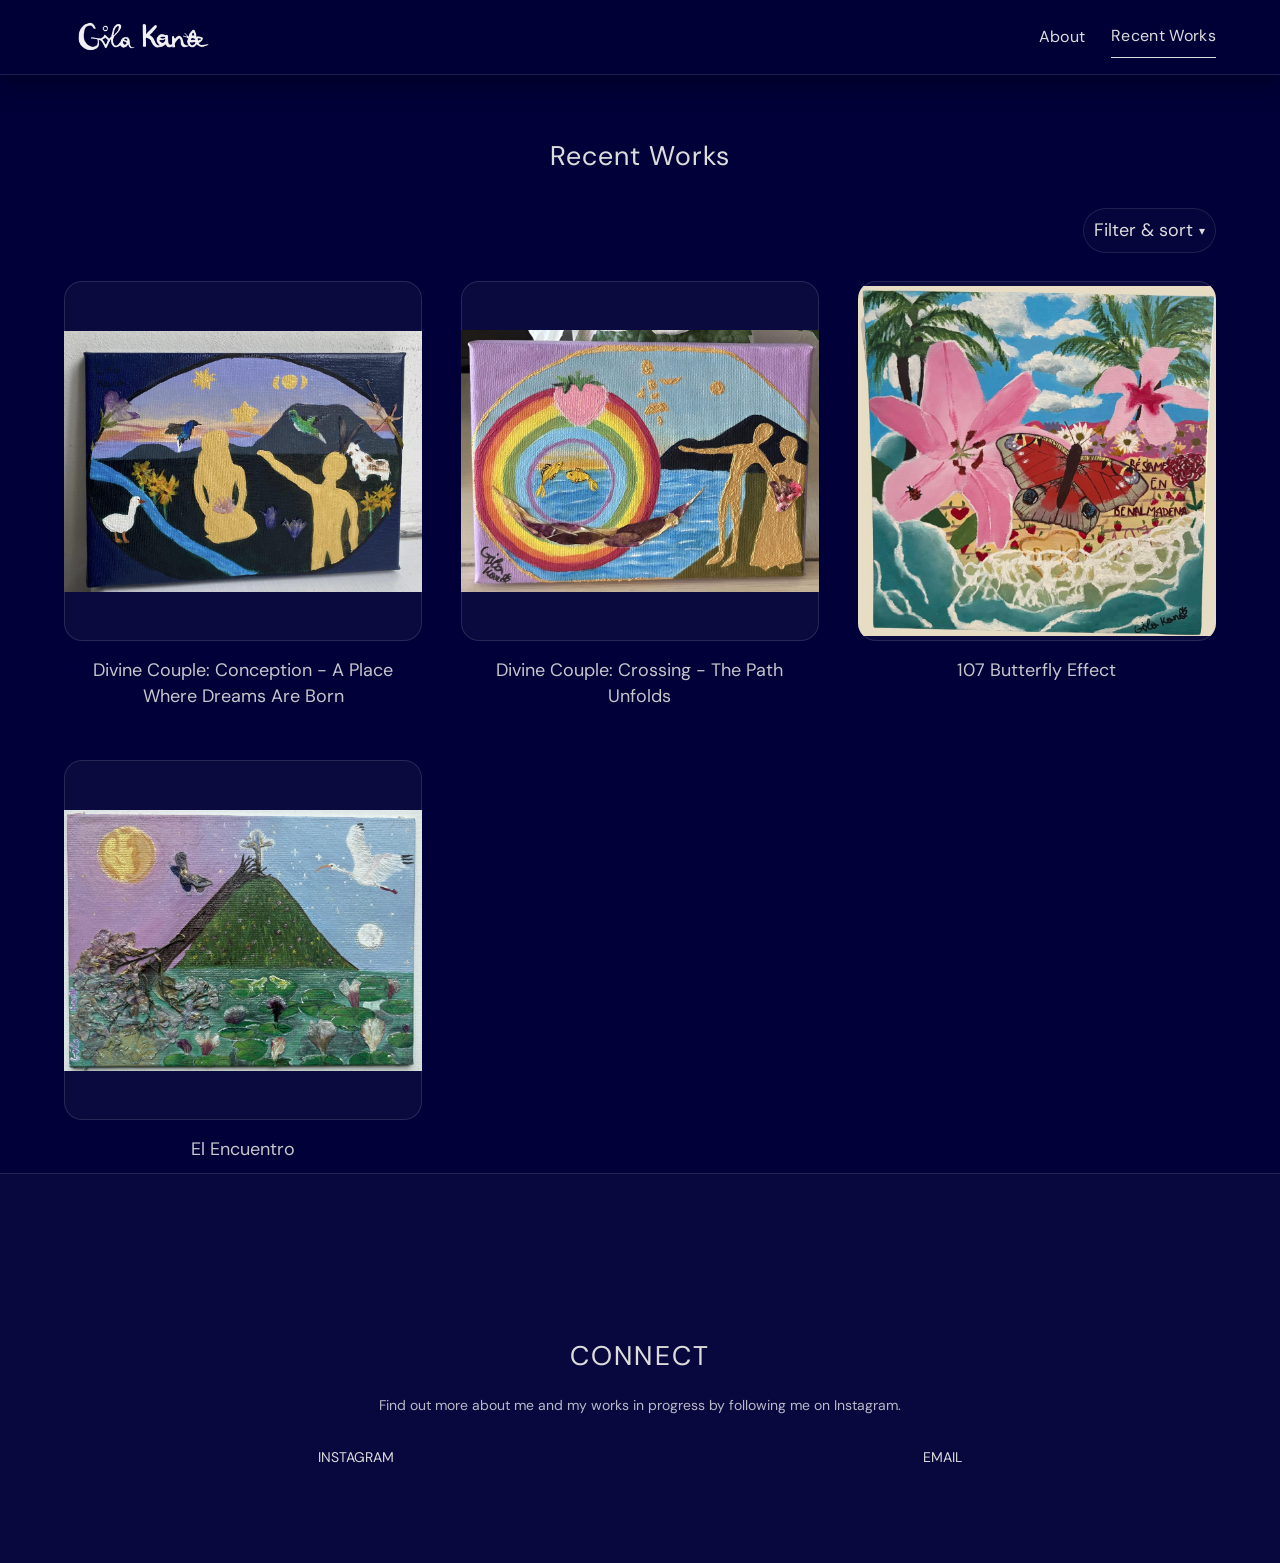
<file: index.html>
<!doctype html>
<html lang="en-GB">
  <head>
    <meta charset="utf-8">
    <meta name="viewport" content="width=device-width, initial-scale=1">
    <title>Recent Works | Gila Kana</title>
    <meta name="description" content="Recent works by Gila Kana.">
    <link rel="preconnect" href="https://fonts.googleapis.com">
    <link rel="preconnect" href="https://fonts.gstatic.com" crossorigin>
    <link href="https://fonts.googleapis.com/css2?family=DM+Sans:wght@100;400;700&family=Playfair+Display:wght@400&display=swap" rel="stylesheet">
    <link rel="stylesheet" href="styles.css">
  </head>
  <body>
    <nav class="top-nav" aria-label="Primary navigation">
      <a href="index.html" class="brand-mark" aria-label="Go to home page">
        <img src="assets/images/signature.png" alt="Gila Kana signature" class="brand-signature">
      </a>
      <div class="nav-links">
        <a href="about.html" class="top-nav-link">About</a>
        <a href="index.html" class="top-nav-link is-active" aria-current="page">Recent Works</a>
      </div>
    </nav>

    <header class="signature-banner signature-banner--compact" aria-hidden="true">
      <span class="brand-placeholder"></span>
    </header>

    <main>
      <section class="recent-works" aria-labelledby="recent-heading">
        <h1 id="recent-heading">Recent Works</h1>
        

        <div class="works-toolbar">
          <div class="sort-controls" data-sort-controls>
            <button class="sort-trigger" type="button" data-sort-trigger aria-haspopup="true" aria-expanded="false">
              Filter &amp; sort <span class="sort-arrow" aria-hidden="true">&#9662;</span>
            </button>
            <div class="sort-dropdown" data-sort-dropdown hidden>
              <div class="sort-group">
                <span class="sort-group-label">Sort by</span>
                <button type="button" class="sort-option" data-sort="newest">Newest</button>
                <button type="button" class="sort-option" data-sort="oldest">Oldest</button>
              </div>
              <div class="sort-group">
                <span class="sort-group-label">Filter collection</span>
                <button type="button" class="sort-option" data-collection="all">All works</button>
                <button type="button" class="sort-option" data-collection="divine-couple">Divine Couple series</button>
              </div>
            </div>
          </div>
        </div>

        <div class="works-grid" data-works-grid>
          <article class="work-card" data-overlay-card data-order="1" data-collections="divine-couple">
            <div class="work-media" tabindex="0" aria-label="Show details for Divine Couple: Conception - A Place Where Dreams Are Born">
              <img src="assets/images/divine-couple-conception-thumb.jpg" alt="Divine Couple: Conception - A Place Where Dreams Are Born">
              <div class="work-overlay">
                <div class="work-overlay-text">
                  <p><strong>About the work:</strong><br>The woman holds a lily in her hands while the man declares his love for her. The first in a series inspired by Greek signet rings&hellip; <a href="divine-couple-conception.html">Read more</a></p>
                </div>
              </div>
            </div>
            <h2>Divine Couple: Conception - A Place Where Dreams Are Born</h2>
          </article>

          <article class="work-card" data-overlay-card data-order="2" data-collections="divine-couple">
            <div class="work-media" tabindex="0" aria-label="Show details for Divine Couple: Crossing - The Path Unfolds">
              <img src="assets/images/divine-couple-crossing-thumb.jpg" alt="Divine Couple: Crossing - The Path Unfolds">
              <div class="work-overlay">
                <div class="work-overlay-text">
                  <p><strong>About the work:</strong><br>The Divine Couple are shown at the point of crossing the river in a boat, surrounded by petals, flowers, gold paint and dream symbolism&hellip; <a href="divine-couple-crossing.html">Read more</a></p>
                </div>
              </div>
            </div>
            <h2>Divine Couple: Crossing - The Path Unfolds</h2>
          </article>

          <article class="work-card" data-overlay-card data-order="3">
            <div class="work-media" tabindex="0" aria-label="Show details for 107 Butterfly Effect">
              <img src="assets/images/107-butterfly-effect-thumb.jpg" alt="107 Butterfly Effect">
              <div class="work-overlay">
                <div class="work-overlay-text">
                  <p><strong>About the work:</strong><br>This piece explores moments of manifestation, from the repeated appearance of the number 107 to butterflies and painted clouds later echoed in life&hellip; <a href="107-butterfly-effect.html">Read more</a></p>
                </div>
              </div>
            </div>
            <h2>107 Butterfly Effect</h2>
          </article>

          <article class="work-card" data-overlay-card data-order="4">
            <div class="work-media" tabindex="0" aria-label="Show details for El Encuentro">
              <img src="assets/images/el-encuentro-thumb.jpg" alt="El Encuentro">
              <div class="work-overlay">
                <div class="work-overlay-text">
                  <p><strong>About the work:</strong><br>El Encuentro is a mind game: chaotic at first glance, then ordered through closer inspection of physical and spiritual reflections&hellip; <a href="el-encuentro.html">Read more</a></p>
                </div>
              </div>
            </div>
            <h2>El Encuentro</h2>
          </article>
        </div>
      </section>
    </main>

    <footer class="site-footer">
      <div class="footer-inner">
        <h2>CONNECT</h2>
        <p>Find out more about me and my works in progress by following me on Instagram.</p>
        <div class="footer-links">
          <a href="https://www.instagram.com/gila_kana/" target="_blank" rel="noopener noreferrer">INSTAGRAM</a>
          <a href="mailto:gilakana.art@gmail.com">EMAIL</a>
        </div>
      </div>
    </footer>

    <script src="script.js"></script>
  </body>
</html>
</file>
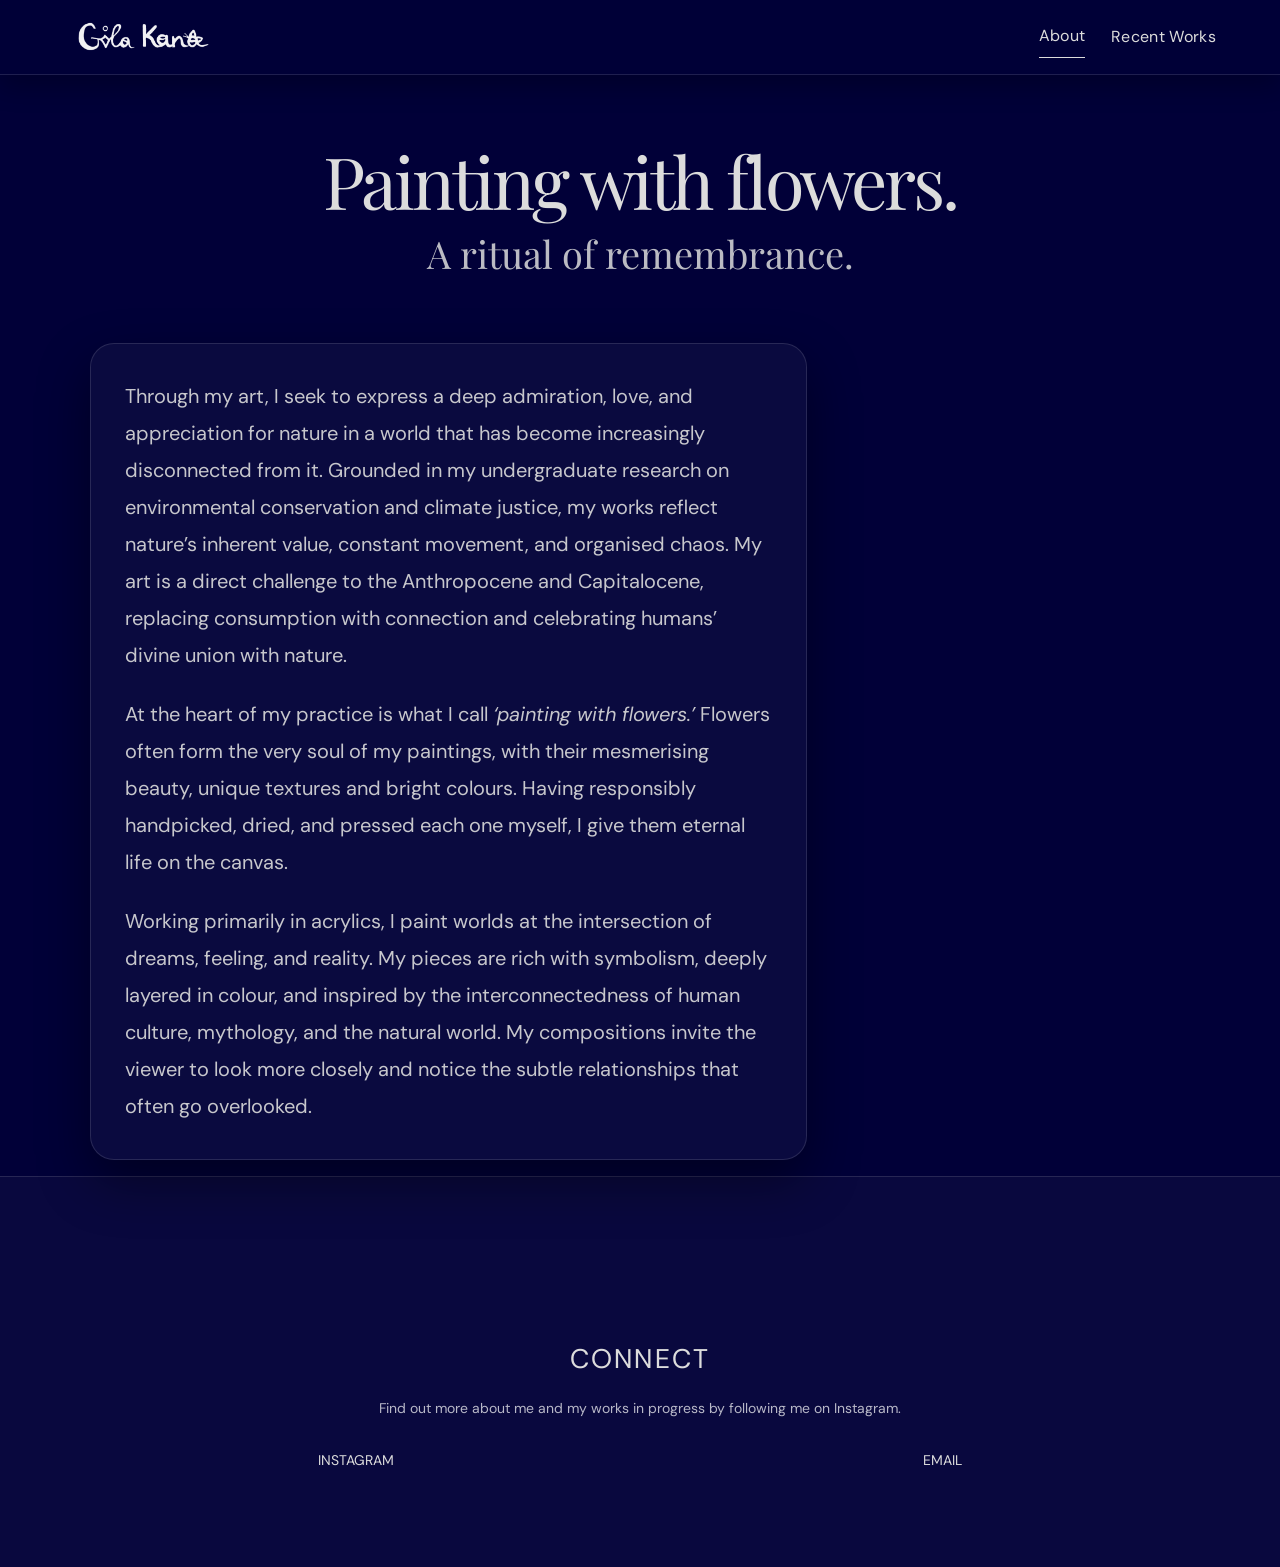
<file: about.html>
<!doctype html>
<html lang="en-GB">
  <head>
    <meta charset="utf-8">
    <meta name="viewport" content="width=device-width, initial-scale=1">
    <title>Gila Kana | Artist Statement</title>
    <meta name="description" content="Gila Kana artist statement and portfolio.">
    <link rel="preconnect" href="https://fonts.googleapis.com">
    <link rel="preconnect" href="https://fonts.gstatic.com" crossorigin>
    <link href="https://fonts.googleapis.com/css2?family=DM+Sans:wght@100;400;700&family=Playfair+Display:wght@400&display=swap" rel="stylesheet">
    <link rel="stylesheet" href="styles.css">
  </head>
  <body>
    <nav class="top-nav" aria-label="Primary navigation">
      <a href="index.html" class="brand-mark" aria-label="Go to home page">
        <img src="assets/images/signature.png" alt="Gila Kana signature" class="brand-signature">
      </a>
      <div class="nav-links">
        <a href="about.html" class="top-nav-link is-active" aria-current="page">About</a>
        <a href="index.html" class="top-nav-link">Recent Works</a>
      </div>
    </nav>



    <main class="about-page">
      <section class="about-hero" aria-labelledby="home-heading">
        
        <h1 id="home-heading">Painting with flowers.</h1>
        <p class="about-subtitle">A ritual of remembrance.</p>
      </section>

      <section class="about-content" aria-label="Artist statement">
        <div class="about-columns">
          <div class="about-card">
            <p>Through my art, I seek to express a deep admiration, love, and appreciation for nature in a world that has become increasingly disconnected from it. Grounded in my undergraduate research on environmental conservation and climate justice, my works reflect nature&rsquo;s inherent value, constant movement, and organised chaos. My art is a direct challenge to the Anthropocene and Capitalocene, replacing consumption with connection and celebrating humans&rsquo; divine union with nature.</p>
            <p>At the heart of my practice is what I call <em>&lsquo;painting with flowers.&rsquo;</em> Flowers often form the very soul of my paintings, with their mesmerising beauty, unique textures and bright colours. Having responsibly handpicked, dried, and pressed each one myself, I give them eternal life on the canvas.</p>
            <p>Working primarily in acrylics, I paint worlds at the intersection of dreams, feeling, and reality. My pieces are rich with symbolism, deeply layered in colour, and inspired by the interconnectedness of human culture, mythology, and the natural world. My compositions invite the viewer to look more closely and notice the subtle relationships that often go overlooked.</p>
          </div>
        </div>
      </section>
    </main>

    <footer class="site-footer">
      <div class="footer-inner">
        <h2>CONNECT</h2>
        <p>Find out more about me and my works in progress by following me on Instagram.</p>
        <div class="footer-links">
          <a href="https://www.instagram.com/gila_kana/" target="_blank" rel="noopener noreferrer">INSTAGRAM</a>
          <a href="mailto:gilakana.art@gmail.com">EMAIL</a>
        </div>
      </div>
    </footer>

    <script src="script.js"></script>
  </body>
</html>
</file>
<file: styles.css>
:root {
  --page-bg: #010038;
  --page-bg-alt: #010038;
  --page-panel: rgba(1, 0, 56, 0.8);
  --panel: rgba(1, 0, 56, 0.76);
  --white: #fbf7f3;
  --text: #dcdcdc;
  --muted: #b8b8c8;
  --line: rgba(220, 220, 220, 0.14);
  --card-glow: rgba(197, 152, 118, 0.12);
  --shadow-soft: 0 22px 52px rgba(0, 0, 0, 0.4);
  --max-content: 1180px;
  --side-gutter: clamp(20px, 5vw, 72px);
}

* {
  box-sizing: border-box;
}

html {
  scroll-behavior: smooth;
}

body {
  margin: 0;
  min-height: 100vh;
  background: var(--page-bg);
  color: var(--text);
  font-family: "DM Sans", Arial, sans-serif;
  font-weight: 400;
  line-height: 1.7;
}

body::before {
  content: "";
  position: fixed;
  inset: 0;
  pointer-events: none;
  background: none;
  opacity: 0;
}

body.no-scroll {
  overflow: hidden;
}

img {
  display: block;
  max-width: 100%;
  height: auto;
}

[hidden] {
  display: none !important;
}

a {
  color: inherit;
  text-decoration-thickness: 1px;
  text-underline-offset: 0.22em;
  outline-offset: 2px;
}

a:focus-visible {
  outline: 2px solid #a98fc4;
  border-radius: 2px;
}

button {
  font: inherit;
  outline-offset: 3px;
}

button:focus-visible {
  outline: 2px solid #a98fc4;
}

.top-nav {
  position: fixed;
  top: 0;
  left: 0;
  right: 0;
  z-index: 50;
  display: flex;
  align-items: center;
  justify-content: space-between;
  gap: 24px;
  padding: 14px var(--side-gutter);
  background: rgba(1, 0, 56, 0.94);
  backdrop-filter: blur(18px);
  -webkit-backdrop-filter: blur(18px);
  border-bottom: 1px solid var(--line);
  box-shadow: 0 12px 24px rgba(0, 0, 0, 0.24);
}

.nav-links {
  display: flex;
  align-items: center;
  justify-content: flex-end;
  gap: 26px;
  margin-left: auto;
}

.brand-mark {
  display: inline-flex;
  align-items: center;
  justify-content: center;
  min-width: 160px;
  height: 46px;
  text-decoration: none;
}

.brand-signature {
  height: 30px;
  width: auto;
  object-fit: contain;
  filter: brightness(0) invert(1);
  opacity: 0.95;
}

.top-nav-link {
  position: relative;
  color: var(--text);
  font-family: "DM Sans", Arial, sans-serif;
  font-weight: 400;
  font-size: 16px;
  text-decoration: none;
  letter-spacing: 0.02em;
  transition: opacity 180ms ease, transform 180ms ease;
}

.top-nav-link::after {
  content: "";
  position: absolute;
  left: 0;
  bottom: -6px;
  width: 100%;
  height: 1px;
  background: currentColor;
  transform: scaleX(0);
  transform-origin: center;
  transition: transform 200ms cubic-bezier(0.34, 1.56, 0.64, 1);
}

.top-nav-link:hover,
.top-nav-link:focus-visible {
  opacity: 1;
  transform: translateY(-1px);
}

.top-nav-link:hover::after,
.top-nav-link:focus-visible::after,
.top-nav-link.is-active::after {
  transform: scaleX(1);
}

.top-nav-link.is-active {
  padding-bottom: 2px;
}

body {
  padding-top: 48px;
}

.signature-banner {
  position: sticky;
  top: 48px;
  z-index: 10;
  width: 100%;
  display: flex;
  align-items: center;
  justify-content: center;
  padding: 12px var(--side-gutter);
  background: rgba(1, 0, 56, 0.96);
  border-bottom: 1px solid var(--line);
  box-shadow: 0 8px 18px rgba(0, 0, 0, 0.24);
}

.signature-banner::before {
  content: "";
  position: absolute;
  inset: 0;
  background: none;
  pointer-events: none;
}

.signature-img-left {
  height: 9.8vh;
  width: auto;
  object-fit: contain;
  filter: brightness(0) invert(1) drop-shadow(0 10px 18px rgba(0, 0, 0, 0.3));
}

.signature-banner--home {
  min-height: 10vh;
  justify-content: center;
  overflow: hidden;
  transition: min-height 220ms ease-out;
  background: rgba(1, 0, 56, 0.96);
}

.signature-banner--home .sig-inner {
  position: relative;
  display: flex;
  align-items: center;
  justify-content: center;
  width: min(620px, 72vw);
  min-height: 62px;
  padding: 10px 20px;
  border-radius: 12px;
  background: rgba(255, 255, 255, 0.04);
  border: 1px solid var(--line);
  box-shadow: inset 0 1px 0 rgba(255, 255, 255, 0.05);
}

.signature-banner--home img {
  max-height: 8vh;
  width: auto;
  object-fit: contain;
  filter: brightness(0) invert(1);
}

.signature-banner--compact {
  min-height: 12px;
  padding-top: 0;
  padding-bottom: 0;
}

.signature-banner--compact img:not(.signature-img-left) {
  max-height: 9.8vh;
}

.brand-placeholder {
  display: block;
  width: 100%;
  height: 1px;
  opacity: 0;
}

.sort-controls {
  position: relative;
  margin-left: auto;
}

.sort-trigger {
  display: inline-flex;
  align-items: center;
  gap: 6px;
  padding: 6px 10px;
  border: 1px solid rgba(255, 255, 255, 0.1);
  background: rgba(255, 255, 255, 0.02);
  border-radius: 999px;
  color: var(--text);
  font-size: 18px;
  cursor: pointer;
  transition: background 180ms ease, border-color 180ms ease, transform 180ms ease;
}

.sort-trigger:hover,
.sort-trigger:focus-visible {
  background: rgba(255, 255, 255, 0.05);
  border-color: rgba(255, 255, 255, 0.18);
  transform: translateY(-1px);
}

.sort-arrow {
  font-size: 12px;
  transition: transform 180ms ease;
}

.sort-trigger[aria-expanded="true"] .sort-arrow {
  transform: rotate(180deg);
}

.sort-dropdown {
  position: absolute;
  top: calc(100% + 8px);
  right: 0;
  min-width: 220px;
  padding: 12px 16px;
  background: rgba(22, 25, 35, 0.96);
  border: 1px solid var(--line);
  border-radius: 14px;
  box-shadow: var(--shadow-soft);
  z-index: 20;
  animation: fadeInUp 200ms ease-out;
}

.sort-group {
  margin-bottom: 10px;
}

.sort-group:last-child {
  margin-bottom: 0;
}

.sort-group-label {
  display: block;
  margin-bottom: 4px;
  font-size: 14px;
  opacity: 0.6;
}

.sort-option {
  display: block;
  width: 100%;
  padding: 5px 0;
  border: 0;
  background: transparent;
  color: var(--text);
  font-size: 18px;
  text-align: left;
  cursor: pointer;
  transition: transform 180ms ease, opacity 180ms ease;
}

.sort-option:hover,
.sort-option:focus-visible {
  transform: translateX(3px);
  opacity: 1;
}

.sort-option.is-active {
  border-left: 2px solid var(--text);
  padding-left: 8px;
}

main {
  width: 100%;
}

.reveal,
.fade-up {
  opacity: 0;
  transform: translateY(30px) scale(0.98);
  transition: opacity 700ms cubic-bezier(0.22, 1, 0.36, 1), transform 700ms cubic-bezier(0.22, 1, 0.36, 1);
}

.reveal.is-visible,
.fade-up.is-visible {
  opacity: 1;
  transform: translateY(0) scale(1);
}

.home-intro {
  width: min(980px, calc(100% - (var(--side-gutter) * 2)));
  margin: 0 auto;
  padding: clamp(56px, 7vw, 96px) 0 16px;
  text-align: center;
}

.home-intro h1 {
  margin: 0;
  font-family: "Playfair Display", Georgia, serif;
  font-size: clamp(42px, 7vw, 67px);
  font-weight: 400;
  line-height: 1.08;
  letter-spacing: -0.03em;
  text-wrap: balance;
  color: var(--text);
}

.home-subheading {
  margin: 18px 0 0;
  font-family: "Playfair Display", Georgia, serif;
  font-size: clamp(28px, 4.6vw, 37px);
  line-height: 1.18;
  color: rgba(220, 220, 220, 0.82);
}

.home-note {
  margin: 18px auto 0;
  max-width: 620px;
  font-size: 14px;
  letter-spacing: 0.12em;
  text-transform: uppercase;
  color: rgba(220, 220, 220, 0.7);
}

.artist-statement {
  width: min(820px, 100%);
  margin: clamp(34px, 5vw, 58px) auto 0;
  padding: clamp(24px, 3vw, 38px);
  background: rgba(255, 255, 255, 0.04);
  border: 1px solid var(--line);
  border-radius: 26px;
  box-shadow: var(--shadow-soft);
  font-size: 18px;
  line-height: 1.9;
}

.artist-statement p {
  margin: 0 0 24px;
  color: rgba(220, 220, 220, 0.9);
}

.artist-statement p:last-child {
  margin-bottom: 0;
}

.about-page {
  width: min(1100px, calc(100% - (var(--side-gutter) * 2)));
  margin: 0 auto;
  padding: clamp(42px, 6vw, 86px) 0 16px;
}

.about-hero {
  text-align: center;
  padding: clamp(12px, 2vw, 20px) 0 clamp(26px, 4vw, 42px);
}

.about-kicker {
  margin: 0 0 14px;
  font-family: "DM Sans", Arial, sans-serif;
  font-size: 12px;
  font-weight: 400;
  letter-spacing: 0.18em;
  text-transform: uppercase;
  color: rgba(220, 220, 220, 0.7);
}

.about-hero h1 {
  margin: 0;
  font-family: "Playfair Display", Georgia, serif;
  font-size: clamp(42px, 7vw, 72px);
  font-weight: 400;
  line-height: 0.98;
  letter-spacing: -0.04em;
  color: #dcdcdc;
}

.about-subtitle {
  margin: 16px 0 0;
  font-family: "Playfair Display", Georgia, serif;
  font-size: clamp(26px, 3.8vw, 38px);
  line-height: 1.2;
  color: rgba(220, 220, 220, 0.85);
}

.about-content {
  margin-top: clamp(12px, 3vw, 24px);
}

.about-columns {
  display: grid;
  grid-template-columns: minmax(0, 1.7fr) minmax(220px, 0.8fr);
  gap: clamp(22px, 4vw, 46px);
  align-items: start;
}

.about-card,
.about-aside {
  background: rgba(255, 255, 255, 0.04);
  border: 1px solid var(--line);
  border-radius: 24px;
  box-shadow: var(--shadow-soft);
}

.about-card {
  padding: clamp(20px, 3vw, 34px);
}

.about-card p {
  margin: 0 0 22px;
  font-size: clamp(17px, 1.9vw, 20px);
  line-height: 1.85;
  color: rgba(220, 220, 220, 0.9);
}

.about-card p:last-child {
  margin-bottom: 0;
}

.about-aside {
  display: flex;
  flex-direction: column;
  gap: 14px;
  padding: 18px 18px 14px;
}

.about-meta {
  display: flex;
  flex-direction: column;
  gap: 8px;
  padding-bottom: 14px;
  border-bottom: 1px solid rgba(255, 255, 255, 0.07);
}

.about-meta:last-child {
  border-bottom: 0;
  padding-bottom: 0;
}

.about-meta span {
  font-family: "DM Sans", Arial, sans-serif;
  font-size: 11px;
  font-weight: 400;
  letter-spacing: 0.14em;
  text-transform: uppercase;
  color: rgba(220, 220, 220, 0.6);
}

.about-meta strong {
  font-size: 18px;
  font-weight: 400;
  line-height: 1.5;
  color: rgba(220, 220, 220, 0.9);
}

@media (max-width: 900px) {
  .about-columns {
    grid-template-columns: 1fr;
  }
}

@media (max-width: 620px) {
  .about-page {
    width: min(100%, calc(100% - 24px));
    padding-top: 30px;
  }

  .about-card,
  .about-aside {
    border-radius: 18px;
  }

  .about-card {
    padding: 18px 16px;
  }

  .about-card p {
    font-size: 17px;
  }

  .about-aside {
    padding: 14px 16px;
  }
}

.recent-works {
  width: min(var(--max-content), calc(100% - (var(--side-gutter) * 2)));
  margin: 0 auto;
  padding: clamp(48px, 7vw, 78px) 0 10px;
}

.recent-works h1 {
  margin: 0 0 clamp(36px, 5vw, 58px);
  font-family: "DM Sans", Arial, sans-serif;
  font-size: 27px;
  font-weight: 400;
  line-height: 1.35;
  text-align: center;
  letter-spacing: 0.04em;
  text-transform: none;
  color: var(--text);
}

.works-toolbar {
  display: flex;
  justify-content: flex-end;
  align-items: center;
  margin: -24px 0 28px;
}

@media (max-width: 620px) {
  .works-toolbar {
    margin: -16px 0 24px;
  }
}

.artwork-detail h1 {
  margin: 0 0 clamp(36px, 5vw, 58px);
  font-size: 27px;
  font-weight: 100;
  line-height: 1.35;
  text-align: center;
  color: var(--text);
}

.works-grid {
  display: grid;
  grid-template-columns: repeat(3, minmax(0, 1fr));
  gap: clamp(34px, 4vw, 56px) clamp(24px, 3vw, 42px);
  align-items: start;
}

.works-grid .work-media img {
  width: 100%;
  height: 360px;
  object-fit: contain;
}

.work-card {
  min-width: 0;
  transition: transform 260ms ease, filter 260ms ease, opacity 260ms ease;
}

.work-card:hover {
  transform: translateY(-6px);
  filter: drop-shadow(0 18px 26px rgba(16, 14, 13, 0.08));
}

.work-card[hidden] {
  display: none;
}

.work-card h2 {
  margin: 16px auto 0;
  max-width: 94%;
  font-size: 18px;
  font-weight: 400;
  line-height: 1.45;
  text-align: center;
  color: rgba(220, 220, 220, 0.9);
}

.work-media {
  position: relative;
  overflow: hidden;
  cursor: pointer;
  outline: none;
  border-radius: 18px;
  background: rgba(255, 255, 255, 0.04);
  box-shadow: inset 0 0 0 1px var(--line);
  transition: transform 260ms ease, box-shadow 260ms ease;
}

.work-media::before {
  content: "";
  position: absolute;
  inset: 0;
  background: linear-gradient(180deg, rgba(255,255,255,0.06), rgba(255,255,255,0));
  opacity: 0;
  transition: opacity 220ms ease;
  pointer-events: none;
}

.work-media:hover,
.work-media:focus-visible,
.work-card.is-open .work-media {
  transform: translateY(-2px);
  box-shadow: 0 20px 34px rgba(0, 0, 0, 0.4), inset 0 0 0 1px rgba(220, 220, 220, 0.16);
}

.work-media:focus-visible {
  outline: 2px solid #a98fc4;
  outline-offset: 2px;
}

.work-media:hover::before,
.work-media:focus-visible::before,
.work-card.is-open .work-media::before {
  opacity: 1;
}

.work-media img {
  width: 100%;
  transition: transform 280ms ease;
}

.work-media:hover img,
.work-media:focus-visible img,
.work-card.is-open .work-media img {
  transform: scale(1.03);
}

.work-overlay {
  position: absolute;
  inset: 0;
  display: grid;
  place-items: center;
  padding: clamp(16px, 2.6vw, 28px);
  background: rgba(40, 35, 30, 0.65);
  opacity: 0;
  transition: opacity 260ms ease, backdrop-filter 260ms ease;
  backdrop-filter: blur(2px);
}

.work-media:hover .work-overlay,
.work-media:focus-visible .work-overlay,
.work-card.is-open .work-overlay {
  opacity: 1;
}

.work-overlay-text {
  width: 90%;
  max-width: 90%;
  text-align: center;
  transform: translateY(10px);
  transition: transform 260ms ease;
}

.work-media:hover .work-overlay-text,
.work-media:focus-visible .work-overlay-text,
.work-card.is-open .work-overlay-text {
  transform: translateY(0);
}

.work-overlay p {
  margin: 0;
  font-size: clamp(15px, 1.45vw, 18px);
  line-height: 1.45;
  color: #f8f5f2;
}

.work-overlay strong {
  font-weight: 400;
}

.work-overlay a {
  white-space: nowrap;
}

.artwork-detail {
  width: min(var(--max-content), calc(100% - (var(--side-gutter) * 2)));
  margin: 0 auto;
  padding: clamp(46px, 6vw, 72px) 0 10px;
}

.artwork-layout {
  display: grid;
  grid-template-columns: minmax(0, 1fr) minmax(300px, 650px);
  gap: clamp(34px, 6vw, 76px);
  align-items: start;
}

@media (min-width: 901px) {
  .artwork-detail {
    width: min(1240px, calc(100% - clamp(14px, 2vw, 28px)));
  }

  .artwork-layout {
    grid-template-columns: minmax(0, 1.15fr) minmax(300px, 650px);
    gap: clamp(40px, 6vw, 76px);
  }
}

.artwork-image-column {
  min-width: 0;
  display: flex;
  flex-direction: column;
  gap: clamp(20px, 3vw, 32px);
}

.artwork-lightbox-trigger {
  display: block;
  width: 100%;
  padding: clamp(16px, 2vw, 24px);
  border: 0;
  background: rgba(255, 255, 255, 0.04);
  cursor: zoom-in;
  border-radius: 20px;
  overflow: hidden;
  box-shadow: var(--shadow-soft);
  transition: transform 260ms cubic-bezier(0.34, 1.56, 0.64, 1), background 260ms ease, box-shadow 260ms ease;
}

.artwork-lightbox-trigger:focus-visible {
  outline: 2px solid #a98fc4;
  outline-offset: 3px;
}

.artwork-lightbox-trigger:hover,
.artwork-lightbox-trigger:focus-visible {
  transform: translateY(-6px);
  background: rgba(255, 255, 255, 0.35);
  box-shadow: 0 26px 60px rgba(24, 19, 16, 0.12);
}

.artwork-lightbox-trigger img {
  width: calc(100% - clamp(16px, 2vw, 24px) * 2);
  transition: transform 280ms ease;
  border-radius: 12px;
}

.artwork-lightbox-trigger:hover img,
.artwork-lightbox-trigger:focus-visible img {
  transform: scale(1.015);
}

.artwork-meta {
  margin: 0;
  padding: clamp(16px, 2vw, 24px);
  background: rgba(255, 255, 255, 0.04);
  border-radius: 16px;
  font-size: 14px;
  font-style: normal;
  line-height: 1.8;
  text-align: left;
  color: rgba(220, 220, 220, 0.85);
  border: 1px solid var(--line);
}

.artwork-meta div {
  display: flex;
  gap: 0.45em;
  margin-bottom: 12px;
}

.artwork-meta div:last-child {
  margin-bottom: 0;
}

.artwork-meta dt {
  font-weight: 400;
}

.artwork-meta dt::after {
  content: ":";
}

.artwork-meta dd {
  margin: 0;
}

.artwork-copy {
  max-width: 650px;
  font-size: 18px;
  line-height: 1.85;
  text-align: left;
  color: var(--text);
  padding: clamp(20px, 3vw, 32px);
  background: rgba(255, 255, 255, 0.04);
  border-radius: 20px;
  border: 1px solid var(--line);
}

.artwork-copy h2 {
  margin: 0 0 26px;
  font-size: 20px;
  font-weight: 400;
  line-height: 1.4;
  color: var(--text);
  letter-spacing: -0.01em;
}

.artwork-copy p {
  margin: 0 0 24px;
  color: var(--text);
}

.artwork-copy p:last-child {
  margin-bottom: 0;
}

.site-footer {
  padding: clamp(88px, 12vw, 138px) var(--side-gutter) clamp(60px, 8vw, 94px);
  text-align: center;
  background: rgba(255, 255, 255, 0.03);
  border-top: 1px solid var(--line);
}

.footer-inner {
  width: min(680px, 100%);
  margin: 0 auto;
  padding: 28px 18px 0;
}

.site-footer h2 {
  margin: 0 0 22px;
  font-family: "DM Sans", Arial, sans-serif;
  font-size: 27px;
  font-weight: 400;
  letter-spacing: 0.08em;
  line-height: 1.2;
  color: var(--text);
}

.site-footer p {
  margin: 0 auto 28px;
  max-width: 620px;
  font-size: 14px;
  line-height: 1.7;
  color: var(--muted);
}

.footer-links {
  display: flex;
  justify-content: space-between;
  gap: 28px;
  font-size: 14px;
}

.footer-links a {
  text-decoration: none;
  transition: opacity 160ms ease, transform 160ms cubic-bezier(0.34, 1.56, 0.64, 1);
  display: inline-block;
}

.footer-links a:focus-visible {
  outline: 2px solid #a98fc4;
  outline-offset: 3px;
  border-radius: 2px;
}

.footer-links a:hover,
.footer-links a:focus-visible {
  text-decoration: underline;
  transform: translateY(-1px);
}

.explore-other-works {
  width: min(var(--max-content), calc(100% - (var(--side-gutter) * 2)));
  margin: clamp(72px, 10vw, 120px) auto 0;
  padding: clamp(52px, 8vw, 80px) var(--side-gutter);
  background: rgba(255, 255, 255, 0.03);
  border-radius: 24px;
  border-top: 1px solid var(--line);
}

.explore-other-works h2 {
  margin: 0 0 clamp(36px, 5vw, 48px);
  font-family: "DM Sans", Arial, sans-serif;
  font-size: 24px;
  font-weight: 400;
  line-height: 1.3;
  text-align: center;
  letter-spacing: 0.02em;
  color: var(--text);
}

.carousel {
  position: relative;
  display: grid;
  grid-template-columns: auto 1fr auto;
  align-items: center;
  gap: clamp(14px, 2vw, 26px);
}

.carousel-track {
  display: flex;
  gap: clamp(20px, 3vw, 32px);
  overflow-x: auto;
  scroll-snap-type: x mandatory;
  scrollbar-width: none;
  -ms-overflow-style: none;
  padding-bottom: 8px;
}

.carousel-track::-webkit-scrollbar {
  display: none;
}

.carousel-card {
  flex: 0 0 calc((100% - 64px) / 3);
  scroll-snap-align: start;
  transition: transform 260ms ease;
}

.carousel-card:hover {
  transform: translateY(-4px);
}

.carousel-card .work-media img {
  width: 100%;
  height: 360px;
  object-fit: contain;
}

.carousel-card h3 {
  margin: 14px auto 0;
  max-width: 94%;
  font-size: 16px;
  font-weight: 400;
  line-height: 1.4;
  text-align: center;
  color: var(--text);
  transition: color 180ms ease;
}

.carousel-card:hover h3 {
  color: #a98fc4;
}

.carousel-card .work-overlay p {
  font-size: 14px;
}

.carousel-arrow {
  width: 46px;
  height: 46px;
  display: inline-flex;
  align-items: center;
  justify-content: center;
  border: 1px solid rgba(220, 220, 220, 0.3);
  background: rgba(255, 255, 255, 0.08);
  color: var(--text);
  font-size: 26px;
  line-height: 1;
  cursor: pointer;
  flex-shrink: 0;
  border-radius: 50%;
  transition: transform 180ms cubic-bezier(0.34, 1.56, 0.64, 1), background 180ms ease, border-color 180ms ease;
}

.carousel-arrow:focus-visible {
  outline: 2px solid #a98fc4;
  outline-offset: 2px;
}

.carousel-arrow:hover,
.carousel-arrow:focus-visible {
  background: rgba(255, 255, 255, 0.16);
  border-color: rgba(220, 220, 220, 0.5);
  transform: translateY(-1px);
}

.lightbox {
  position: fixed;
  inset: 0;
  z-index: 80;
  display: grid;
  place-items: center;
  padding: clamp(18px, 3vw, 34px);
  background: rgba(23, 20, 18, 0.72);
  backdrop-filter: blur(8px);
  -webkit-backdrop-filter: blur(8px);
  animation: fadeIn 200ms ease-out;
}

.lightbox[hidden] {
  display: none;
}

.lightbox-stage {
  position: relative;
  display: grid;
  place-items: center;
  min-height: 0;
  overflow: hidden;
  touch-action: none;
  cursor: grab;
}

.lightbox-stage.is-dragging {
  cursor: grabbing;
}

.lightbox-stage img {
  max-width: 92vw;
  max-height: 82vh;
  user-select: none;
  border-radius: 12px;
  box-shadow: 0 22px 56px rgba(0, 0, 0, 0.3);
  will-change: transform;
}

.lightbox-close {
  position: absolute;
  top: 18px;
  right: 22px;
  z-index: 2;
  width: 44px;
  height: 44px;
  border: 1px solid rgba(25, 21, 18, 0.25);
  background: rgba(255, 255, 255, 0.8);
  color: #171512;
  font-size: 30px;
  line-height: 1;
  cursor: pointer;
  border-radius: 50%;
  transition: transform 180ms ease, border-color 180ms ease;
}

.lightbox-close:hover,
.lightbox-close:focus-visible {
  transform: scale(1.04);
  border-color: rgba(25, 21, 18, 0.45);
}

.lightbox-controls {
  display: flex;
  justify-content: center;
  gap: 10px;
  padding: 18px 20px 24px;
}

.lightbox-controls button {
  min-width: 54px;
  min-height: 42px;
  border: 1px solid rgba(25, 21, 18, 0.25);
  background: rgba(255, 255, 255, 0.8);
  color: #171512;
  cursor: pointer;
  border-radius: 10px;
  transition: transform 180ms ease, border-color 180ms ease;
}

.lightbox-controls button:hover,
.lightbox-controls button:focus-visible {
  transform: translateY(-1px);
  border-color: rgba(25, 21, 18, 0.45);
}

@keyframes fadeInUp {
  from {
    opacity: 0;
    transform: translateY(10px);
  }
  to {
    opacity: 1;
    transform: translateY(0);
  }
}

@keyframes fadeIn {
  from {
    opacity: 0;
  }
  to {
    opacity: 1;
  }
}

@keyframes bannerFloat {
  0% {
    transform: translateY(0px);
  }
  100% {
    transform: translateY(8px);
  }
}

@keyframes gentleFloat {
  0% {
    transform: translateY(0px);
  }
  100% {
    transform: translateY(5px);
  }
}

@media (max-width: 900px) {
  .carousel-card {
    flex: 0 0 calc(100% - 44px);
  }

  .carousel-card .work-media img {
    height: auto;
  }

  .works-grid {
    grid-template-columns: repeat(2, minmax(0, 1fr));
    gap: clamp(24px, 3vw, 34px) clamp(18px, 2vw, 28px);
  }

  .artwork-layout {
    grid-template-columns: 1fr;
    gap: clamp(32px, 5vw, 48px);
  }

  .artwork-copy {
    max-width: 100%;
  }
}

@media (max-width: 620px) {
  .top-nav {
    padding: 12px 16px;
    gap: 18px;
  }

  .brand-mark {
    min-width: 90px;
    height: 38px;
  }

  .brand-signature {
    height: 24px;
  }

  .nav-links {
    gap: 18px;
  }

  .top-nav-link {
    font-size: 14px;
    padding: 8px 0;
  }

  .carousel-arrow {
    width: 48px;
    height: 48px;
    font-size: 22px;
  }

  .carousel-track {
    gap: clamp(14px, 2vw, 20px);
  }

  .carousel-card {
    flex: 0 0 calc(100% - 32px);
  }

  .work-card {
    transition: transform 200ms ease, filter 200ms ease, opacity 200ms ease;
  }

  .work-card:active {
    transform: scale(0.98);
  }

  .artwork-lightbox-trigger {
    border-radius: 16px;
  }

  .artwork-lightbox-trigger:active {
    transform: translateY(-2px);
  }

  .artwork-meta {
    padding: clamp(14px, 2vw, 18px);
    border-radius: 12px;
    font-size: 13px;
  }

  .artwork-copy {
    padding: clamp(14px, 2vw, 18px);
    border-radius: 16px;
  }

  .artwork-copy h2 {
    font-size: 18px;
    margin-bottom: 18px;
  }

  .lightbox-close {
    width: 40px;
    height: 40px;
    font-size: 26px;
    top: 14px;
    right: 14px;
  }

  .lightbox-controls button {
    min-width: 48px;
    min-height: 48px;
    font-size: 18px;
  }

  .works-grid {
    grid-template-columns: 1fr;
    gap: clamp(20px, 2.5vw, 28px);
  }

  .work-overlay-text {
    width: 85%;
    max-width: 85%;
  }

  .work-overlay p {
    font-size: clamp(13px, 1.3vw, 15px);
  }

  .signature-banner--compact {
    min-height: 12px;
  }

  .footer-links {
    width: min(360px, 100%);
    margin: 0 auto;
  }
}

@media (prefers-reduced-motion: reduce) {
  html {
    scroll-behavior: auto;
  }

  *,
  *::before,
  *::after {
    animation-duration: 0.01ms !important;
    animation-iteration-count: 1 !important;
    transition-duration: 0.01ms !important;
    scroll-behavior: auto !important;
  }

  .reveal,
  .fade-up {
    opacity: 1;
    transform: none;
  }
}
</file>
